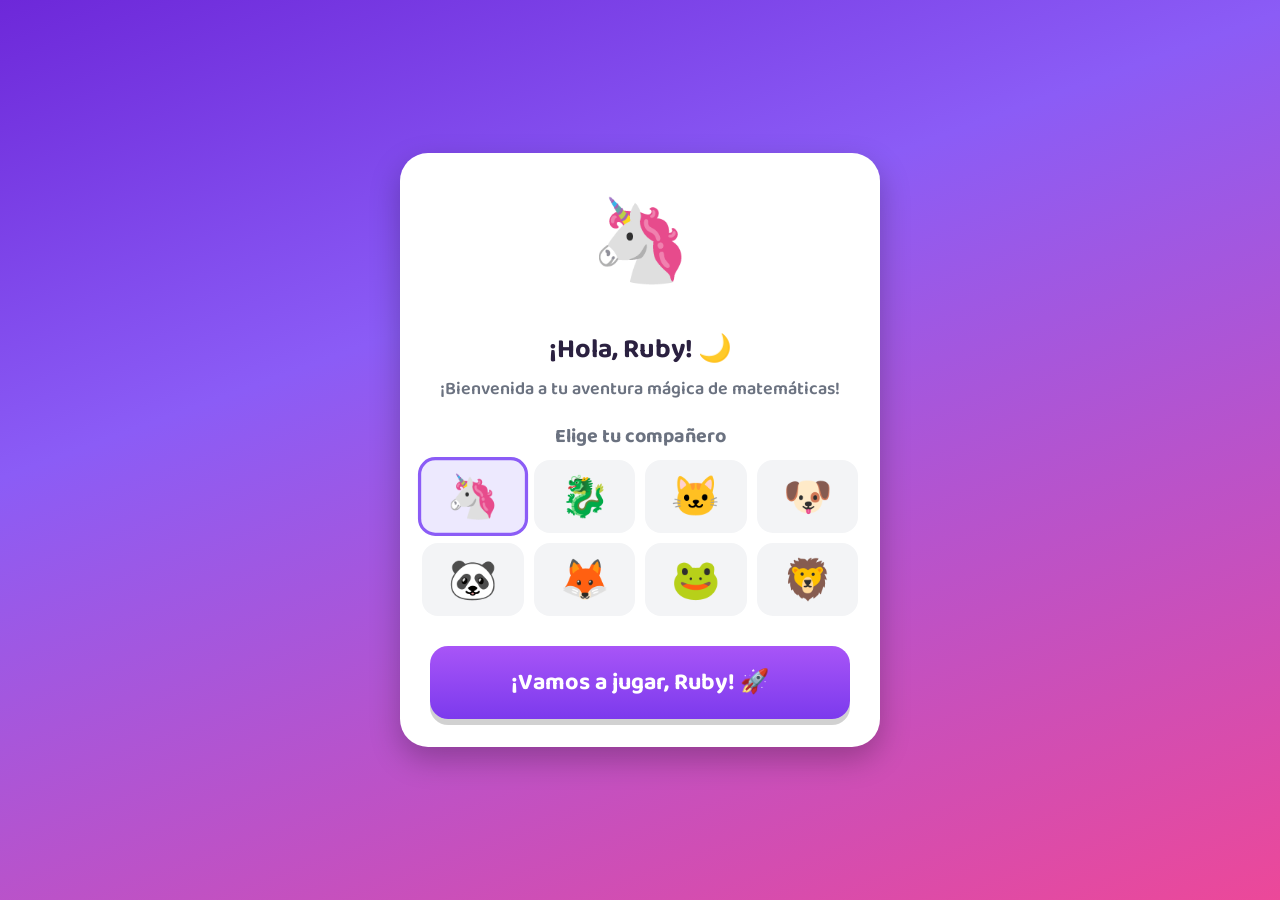
<file: math-app/index.html>
<!DOCTYPE html>
<html lang="es">
<head>
<meta charset="UTF-8">
<meta name="viewport" content="width=device-width, initial-scale=1.0, maximum-scale=1, user-scalable=no">
<title>Ruby Moon Maths 🌙 — Aprende jugando</title>
<link rel="icon" href="data:image/svg+xml,<svg xmlns=%22http://www.w3.org/2000/svg%22 viewBox=%220 0 100 100%22><text y=%22.9em%22 font-size=%2290%22>🌙</text></svg>">
<link rel="stylesheet" href="css/style.css">
</head>
<body>

<canvas id="confetti-canvas"></canvas>

<noscript>
  <div style="position:fixed;inset:0;z-index:9999;display:flex;align-items:center;justify-content:center;padding:32px;text-align:center;background:#2b2140;color:#fff;font-family:sans-serif;font-size:1.2rem;line-height:1.6;">
    🌙 Para jugar, esta página necesita JavaScript activado.<br><br>
    Descarga el archivo y ábrelo con "Abrir con..." en Chrome o Safari,<br>
    en vez de verlo dentro de una vista previa del chat.
  </div>
</noscript>

<!-- ONBOARDING -->
<div id="screen-onboarding" class="screen hidden">
  <div class="card onboarding-card">
    <div class="mascot-big" id="onb-mascot">🌙</div>
    <h1>¡Hola, Ruby! 🌙</h1>
    <p class="onb-sub">¡Bienvenida a tu aventura mágica de matemáticas!</p>
    <h2>Elige tu compañero</h2>
    <div class="avatar-grid" id="onb-avatars">
      <button class="avatar-choice" data-avatar="🦄">🦄</button>
      <button class="avatar-choice" data-avatar="🐉">🐉</button>
      <button class="avatar-choice" data-avatar="🐱">🐱</button>
      <button class="avatar-choice" data-avatar="🐶">🐶</button>
      <button class="avatar-choice" data-avatar="🐼">🐼</button>
      <button class="avatar-choice" data-avatar="🦊">🦊</button>
      <button class="avatar-choice" data-avatar="🐸">🐸</button>
      <button class="avatar-choice" data-avatar="🦁">🦁</button>
    </div>
    <button class="btn btn-primary btn-big" id="onb-start">¡Vamos a jugar, Ruby! 🚀</button>
  </div>
</div>

<!-- HOME -->
<div id="screen-home" class="screen hidden">
  <header class="topbar">
    <div class="player-badge">
      <span id="home-avatar" class="avatar-emoji">🌙</span>
      <span id="home-name" class="player-name">Ruby</span>
    </div>
    <div class="stars-badge">⭐ <span id="home-stars">0</span></div>
    <button class="icon-btn" id="btn-parent" title="Zona de familia">⚙️</button>
  </header>

  <main class="home-main">
    <h1 class="app-title">Ruby Moon Maths <span class="wiggle">🌙</span></h1>
    <p class="mascot-say" id="home-message">¡Elige un juego para empezar la aventura!</p>

    <div class="mode-grid">
      <button class="mode-tile mode-sumas" data-mode="sumas">
        <span class="mode-emoji">➕</span>
        <span class="mode-name">Sumas</span>
        <span class="mode-stars" id="stars-sumas"></span>
      </button>
      <button class="mode-tile mode-restas" data-mode="restas">
        <span class="mode-emoji">➖</span>
        <span class="mode-name">Restas</span>
        <span class="mode-stars" id="stars-restas"></span>
      </button>
      <button class="mode-tile mode-multiplicacion" data-mode="multiplicacion">
        <span class="mode-emoji">✖️</span>
        <span class="mode-name">Multiplicar</span>
        <span class="mode-stars" id="stars-multiplicacion"></span>
      </button>
      <button class="mode-tile mode-comparar" data-mode="comparar">
        <span class="mode-emoji">⚖️</span>
        <span class="mode-name">Comparar</span>
        <span class="mode-stars" id="stars-comparar"></span>
      </button>
      <button class="mode-tile mode-conteo" data-mode="conteo">
        <span class="mode-emoji">🔢</span>
        <span class="mode-name">Contar</span>
        <span class="mode-stars" id="stars-conteo"></span>
      </button>
      <button class="mode-tile mode-formas" data-mode="formas">
        <span class="mode-emoji">🔺</span>
        <span class="mode-name">Formas</span>
        <span class="mode-stars" id="stars-formas"></span>
      </button>
      <button class="mode-tile mode-tabla100" data-mode="tabla100">
        <span class="mode-emoji">💯</span>
        <span class="mode-name">Tabla del 100</span>
        <span class="mode-stars" id="stars-tabla100"></span>
      </button>
    </div>

    <div class="badges-row" id="badges-row"></div>
  </main>
</div>

<!-- DIFFICULTY SELECT -->
<div id="screen-difficulty" class="screen hidden">
  <div class="card difficulty-card">
    <button class="btn-back" id="diff-back">← Volver</button>
    <h1 id="diff-title">Elige tu nivel</h1>
    <div class="difficulty-list">
      <button class="btn btn-diff" data-diff="facil">
        <span class="diff-emoji">🌱</span> Fácil
      </button>
      <button class="btn btn-diff" data-diff="medio">
        <span class="diff-emoji">🌟</span> Medio
      </button>
      <button class="btn btn-diff" data-diff="dificil">
        <span class="diff-emoji">🔥</span> Difícil
      </button>
    </div>
  </div>
</div>

<!-- GAME -->
<div id="screen-game" class="screen hidden">
  <header class="game-topbar">
    <button class="icon-btn" id="btn-quit">✕</button>
    <div class="progress-bar-wrap">
      <div class="progress-bar" id="game-progress"></div>
    </div>
    <div class="streak-badge">🔥 <span id="game-streak">0</span></div>
  </header>

  <main class="game-main">
    <div class="visual-area" id="game-visual"></div>
    <h2 class="question-text" id="game-question"></h2>
    <div class="choices-grid" id="game-choices"></div>
    <div class="feedback-msg" id="game-feedback"></div>
  </main>
</div>

<!-- RESULTS -->
<div id="screen-results" class="screen hidden">
  <div class="card results-card">
    <div class="mascot-big" id="res-mascot">🦄</div>
    <h1 id="res-title">¡Muy bien!</h1>
    <p id="res-score" class="res-score">8 / 10</p>
    <div class="stars-earned" id="res-stars">⭐⭐⭐</div>
    <p class="res-message" id="res-message"></p>
    <div id="res-badge" class="badge-popup hidden"></div>
    <div class="results-actions">
      <button class="btn btn-primary btn-big" id="res-again">Jugar otra vez</button>
      <button class="btn btn-secondary btn-big" id="res-home">Volver al mapa</button>
    </div>
  </div>
</div>

<!-- PARENT ZONE -->
<div id="screen-parent-gate" class="screen hidden">
  <div class="card">
    <button class="btn-back" id="gate-back">← Volver</button>
    <h1>Zona de familia</h1>
    <p>Para continuar, resuelve esta operación:</p>
    <p class="gate-question" id="gate-question"></p>
    <input id="gate-input" class="text-input" type="tel" inputmode="numeric" placeholder="Respuesta">
    <button class="btn btn-primary btn-big" id="gate-submit">Entrar</button>
    <p class="gate-error hidden" id="gate-error">Respuesta incorrecta, inténtalo de nuevo.</p>
  </div>
</div>

<div id="screen-parent" class="screen hidden">
  <div class="card parent-card">
    <button class="btn-back" id="parent-back">← Volver</button>
    <h1>Progreso de <span id="parent-name">Ruby</span></h1>
    <div class="parent-stats" id="parent-stats"></div>
    <div class="parent-controls">
      <label class="switch-row">
        <span>🔊 Sonido</span>
        <input type="checkbox" id="parent-sound-toggle">
      </label>
      <button class="btn btn-danger" id="parent-reset">Borrar progreso</button>
    </div>
  </div>
</div>

<script src="js/sound.js"></script>
<script src="js/confetti.js"></script>
<script src="js/questions.js"></script>
<script src="js/app.js"></script>
</body>
</html>
</file>
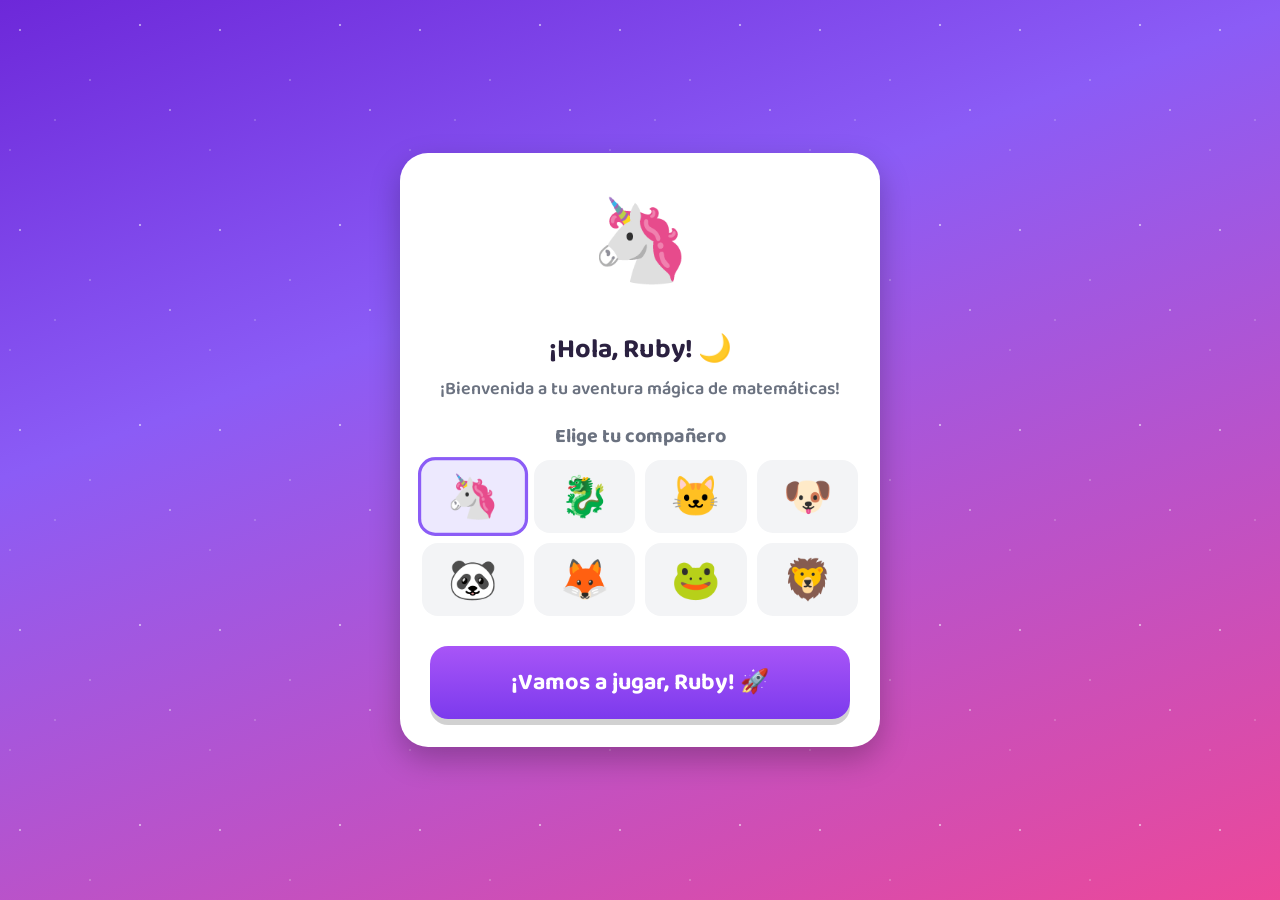
<file: math-app/ruby-moon-maths-standalone.html>
<!DOCTYPE html>
<html lang="es">
<head>
<meta charset="UTF-8">
<meta name="viewport" content="width=device-width, initial-scale=1.0, maximum-scale=1, user-scalable=no">
<title>Ruby Moon Maths 🌙 — Aprende jugando</title>
<link rel="icon" href="data:image/svg+xml,<svg xmlns=%22http://www.w3.org/2000/svg%22 viewBox=%220 0 100 100%22><text y=%22.9em%22 font-size=%2290%22>🌙</text></svg>">
<style>
@font-face {
  font-family: 'Baloo 2';
  font-style: normal;
  font-weight: 400 800;
  font-display: swap;
  src: url([data-uri]) format('woff2');
}

:root {
  --purple: #8b5cf6;
  --pink: #ec4899;
  --orange: #f97316;
  --blue: #3b82f6;
  --green: #22c55e;
  --yellow: #eab308;
  --red: #ef4444;
  --teal: #14b8a6;
  --bg-dark: #2b2140;
  --card-bg: #ffffff;
  --text-dark: #2b2140;
  font-size: 18px;
}

* { box-sizing: border-box; }

html, body {
  margin: 0;
  padding: 0;
  height: 100%;
  overflow-x: hidden;
}

body {
  font-family: 'Baloo 2', 'Comic Sans MS', 'Trebuchet MS', sans-serif;
  background: linear-gradient(160deg, #6d28d9 0%, #8b5cf6 35%, #ec4899 100%);
  min-height: 100vh;
  color: var(--text-dark);
  -webkit-tap-highlight-color: transparent;
  user-select: none;
}

#confetti-canvas {
  position: fixed;
  inset: 0;
  pointer-events: none;
  z-index: 999;
}

.screen {
  min-height: 100vh;
  display: flex;
  flex-direction: column;
  align-items: center;
  padding: 16px;
  animation: fadeIn .35s ease;
}

.hidden { display: none !important; }

.stars-layer {
  position: fixed;
  inset: 0;
  z-index: -1;
  pointer-events: none;
  background-image:
    radial-gradient(1.3px 1.3px at 20px 30px, rgba(255,255,255,.95), transparent),
    radial-gradient(1px 1px at 90px 80px, rgba(255,255,255,.75), transparent),
    radial-gradient(1.6px 1.6px at 140px 25px, rgba(255,255,255,.9), transparent),
    radial-gradient(1px 1px at 55px 120px, rgba(255,255,255,.6), transparent),
    radial-gradient(1.2px 1.2px at 170px 110px, rgba(255,255,255,.85), transparent),
    radial-gradient(1px 1px at 10px 150px, rgba(255,255,255,.6), transparent);
  background-repeat: repeat;
  background-size: 200px 200px;
  animation: twinkle 5s ease-in-out infinite alternate;
}
@keyframes twinkle {
  from { opacity: .35; }
  to { opacity: .85; }
}

@media (prefers-reduced-motion: reduce) {
  *, *::before, *::after { animation-duration: .001ms !important; animation-iteration-count: 1 !important; transition-duration: .001ms !important; }
}

@keyframes fadeIn {
  from { opacity: 0; transform: translateY(8px); }
  to { opacity: 1; transform: translateY(0); }
}

/* ---------- Buttons ---------- */
.btn {
  font-family: inherit;
  font-weight: 700;
  font-size: 1.1rem;
  border: none;
  border-radius: 18px;
  padding: 16px 24px;
  cursor: pointer;
  box-shadow: 0 6px 0 rgba(0,0,0,.18);
  transition: transform .08s ease, box-shadow .08s ease;
  color: white;
}
.btn:active {
  transform: translateY(4px);
  box-shadow: 0 2px 0 rgba(0,0,0,.18);
}
.btn-primary { background: linear-gradient(180deg, #a855f7, #7c3aed); }
.btn-secondary { background: linear-gradient(180deg, #64748b, #475569); }
.btn-danger { background: linear-gradient(180deg, #f87171, #dc2626); }
.btn-big { width: 100%; max-width: 420px; font-size: 1.3rem; padding: 18px; margin-top: 10px; }

.btn-back {
  align-self: flex-start;
  background: none;
  border: none;
  color: var(--purple);
  font-weight: 700;
  font-size: 1.05rem;
  cursor: pointer;
  margin-bottom: 8px;
}

.icon-btn {
  background: rgba(255,255,255,.25);
  border: none;
  border-radius: 50%;
  width: 46px;
  height: 46px;
  font-size: 1.4rem;
  cursor: pointer;
  color: white;
  display: flex;
  align-items: center;
  justify-content: center;
}

/* ---------- Card ---------- */
.card {
  background: var(--card-bg);
  border-radius: 28px;
  padding: 28px 22px;
  max-width: 480px;
  width: 100%;
  margin: auto;
  text-align: center;
  box-shadow: 0 12px 30px rgba(0,0,0,.25);
}

.text-input {
  font-family: inherit;
  font-size: 1.2rem;
  padding: 14px 16px;
  border-radius: 14px;
  border: 3px solid #e5e7eb;
  width: 100%;
  max-width: 420px;
  margin: 10px 0 18px;
  text-align: center;
}
.text-input:focus { outline: none; border-color: var(--purple); }

/* ---------- Onboarding ---------- */
.onboarding-card h1 { margin-bottom: 4px; font-size: 1.5rem; }
.onb-sub { color: #6b7280; margin: 0 0 4px; font-weight: 600; }
.onboarding-card h2 { font-size: 1.1rem; margin: 18px 0 8px; color: #6b7280; }
.mascot-big { font-size: 4.5rem; margin-bottom: 6px; animation: bounce 1.6s infinite ease-in-out; }

@keyframes bounce {
  0%, 100% { transform: translateY(0); }
  50% { transform: translateY(-10px); }
}

.avatar-grid {
  display: grid;
  grid-template-columns: repeat(4, 1fr);
  gap: 10px;
  margin-bottom: 20px;
}
.avatar-choice {
  font-size: 2.2rem;
  background: #f3f4f6;
  border: 3px solid transparent;
  border-radius: 16px;
  padding: 10px 0;
  cursor: pointer;
}
.avatar-choice.selected {
  border-color: var(--purple);
  background: #ede9fe;
  transform: scale(1.08);
}

/* ---------- Topbar / Home ---------- */
.topbar {
  width: 100%;
  max-width: 560px;
  display: flex;
  align-items: center;
  justify-content: space-between;
  gap: 8px;
  padding: 6px 4px;
}
.player-badge, .stars-badge {
  background: rgba(255,255,255,.25);
  border-radius: 20px;
  padding: 8px 14px;
  color: white;
  font-weight: 700;
  display: flex;
  align-items: center;
  gap: 6px;
}
.avatar-emoji { font-size: 1.4rem; }

.home-main {
  width: 100%;
  max-width: 560px;
  text-align: center;
  margin-top: 10px;
}
.app-title {
  color: white;
  font-size: 2.3rem;
  text-shadow: 0 3px 0 rgba(0,0,0,.2);
  margin-bottom: 4px;
}
.wiggle { display: inline-block; animation: wiggle 2s infinite; }
@keyframes wiggle {
  0%, 100% { transform: rotate(0deg); }
  25% { transform: rotate(-12deg); }
  75% { transform: rotate(12deg); }
}
.mascot-say {
  color: white;
  font-size: 1.15rem;
  font-weight: 700;
  margin-bottom: 20px;
  opacity: .95;
}

.mode-grid {
  display: grid;
  grid-template-columns: repeat(2, 1fr);
  gap: 14px;
  margin-bottom: 20px;
}
.mode-tile {
  border: none;
  border-radius: 22px;
  padding: 22px 8px 14px;
  cursor: pointer;
  display: flex;
  flex-direction: column;
  align-items: center;
  gap: 6px;
  color: white;
  font-weight: 700;
  font-size: 1.1rem;
  box-shadow: 0 8px 0 rgba(0,0,0,.15);
  transition: transform .08s;
}
.mode-tile:active { transform: translateY(4px); box-shadow: 0 4px 0 rgba(0,0,0,.15); }
.mode-emoji { font-size: 2.6rem; }
.mode-stars { font-size: .95rem; min-height: 1.1em; letter-spacing: 1px; }

.mode-sumas { background: linear-gradient(160deg, #fb923c, #f97316); }
.mode-restas { background: linear-gradient(160deg, #60a5fa, #2563eb); }
.mode-multiplicacion { background: linear-gradient(160deg, #c084fc, #9333ea); }
.mode-comparar { background: linear-gradient(160deg, #4ade80, #16a34a); }
.mode-conteo { background: linear-gradient(160deg, #f472b6, #db2777); }
.mode-formas { background: linear-gradient(160deg, #2dd4bf, #0d9488); }
.mode-tabla100 { background: linear-gradient(160deg, #fbbf24, #d97706); }

.mode-grid > .mode-tile:last-child:nth-child(odd) { grid-column: 1 / -1; }

.badges-row {
  display: flex;
  gap: 10px;
  justify-content: center;
  flex-wrap: wrap;
  min-height: 40px;
}
.badge-chip {
  background: rgba(255,255,255,.9);
  border-radius: 14px;
  padding: 6px 10px;
  font-size: 1.4rem;
}

/* ---------- Difficulty ---------- */
.difficulty-card h1 { margin: 6px 0 20px; font-size: 1.4rem; }
.difficulty-list { display: flex; flex-direction: column; gap: 14px; }
.btn-diff {
  background: linear-gradient(180deg, #a78bfa, #7c3aed);
  font-size: 1.3rem;
  display: flex;
  align-items: center;
  justify-content: center;
  gap: 10px;
}
.diff-emoji { font-size: 1.5rem; }
.btn-diff.locked { opacity: .5; cursor: not-allowed; }
.btn-diff:disabled { opacity: .5; cursor: not-allowed; }

/* ---------- Game ---------- */
.game-topbar {
  width: 100%;
  max-width: 560px;
  display: flex;
  align-items: center;
  gap: 12px;
}
.progress-bar-wrap {
  flex: 1;
  background: rgba(255,255,255,.3);
  border-radius: 20px;
  height: 18px;
  overflow: hidden;
}
.progress-bar {
  height: 100%;
  width: 0%;
  background: linear-gradient(90deg, #fde047, #facc15);
  border-radius: 20px;
  transition: width .3s ease;
}
.streak-badge {
  background: rgba(255,255,255,.25);
  border-radius: 20px;
  padding: 8px 12px;
  color: white;
  font-weight: 700;
}

.game-main {
  width: 100%;
  max-width: 560px;
  background: var(--card-bg);
  border-radius: 28px;
  margin-top: 16px;
  padding: 26px 20px;
  text-align: center;
  box-shadow: 0 12px 30px rgba(0,0,0,.25);
  min-height: 60vh;
  display: flex;
  flex-direction: column;
  align-items: center;
  justify-content: center;
}

.visual-area {
  font-size: 1.8rem;
  line-height: 1.5;
  margin-bottom: 6px;
  min-height: 2.4em;
  max-width: 420px;
}
.visual-groups { letter-spacing: 2px; }
.op-sep { font-size: 1rem; color: #9ca3af; margin: 0 4px; vertical-align: middle; }
.count-grid { font-size: 1.6rem; line-height: 1.7; }

/* Suma en columna con llevada */
.column-sum {
  display: flex;
  flex-direction: column;
  align-items: flex-end;
  margin: 4px auto 10px;
  width: max-content;
  font-variant-numeric: tabular-nums;
}
.col-row { display: grid; grid-template-columns: 26px 40px 40px; }
.col-op { font-size: 1.4rem; font-weight: 800; color: var(--purple); }
.col-cell { font-size: 1.8rem; font-weight: 800; text-align: center; color: var(--text-dark); }
.carry-row .col-cell { min-height: 1.1em; }
.carry-mark { font-size: 1.05rem; color: #dc2626; align-self: flex-start; }
.col-line { width: 106px; border-top: 4px solid var(--text-dark); margin-top: 2px; }

/* Tabla del 100 */
.hundred-grid {
  display: grid;
  grid-template-columns: repeat(3, 44px);
  gap: 5px;
  margin: 0 auto 4px;
  width: max-content;
}
.hundred-cell {
  background: #f3f4f6;
  border-radius: 10px;
  padding: 9px 0;
  font-size: 1.15rem;
  font-weight: 800;
  color: var(--text-dark);
}
.hundred-cell.empty { visibility: hidden; }
.hundred-cell.center { background: var(--purple); color: #fff; box-shadow: 0 4px 0 #6d28d9; }

.question-text {
  font-size: 2.2rem;
  margin: 10px 0 22px;
  color: var(--text-dark);
  font-weight: 800;
}

.choices-grid {
  display: grid;
  grid-template-columns: repeat(2, 1fr);
  gap: 14px;
  width: 100%;
}
.choice-btn {
  font-family: inherit;
  font-size: 1.6rem;
  font-weight: 800;
  padding: 20px 10px;
  border: none;
  border-radius: 18px;
  background: #f3f4f6;
  color: var(--text-dark);
  cursor: pointer;
  box-shadow: 0 6px 0 #d1d5db;
  transition: transform .08s, box-shadow .08s;
}
.choice-btn:active { transform: translateY(3px); box-shadow: 0 3px 0 #d1d5db; }
.choice-btn.correct {
  background: #bbf7d0;
  box-shadow: 0 6px 0 #22c55e;
  animation: pop .3s ease;
}
.choice-btn.wrong {
  background: #fecaca;
  box-shadow: 0 6px 0 #ef4444;
  animation: shake .35s ease;
}
.choice-btn.disabled { pointer-events: none; opacity: .6; }

@keyframes pop {
  0% { transform: scale(1); }
  50% { transform: scale(1.12); }
  100% { transform: scale(1); }
}
@keyframes shake {
  0%, 100% { transform: translateX(0); }
  25% { transform: translateX(-8px); }
  75% { transform: translateX(8px); }
}

.feedback-msg {
  margin-top: 16px;
  font-size: 1.2rem;
  font-weight: 700;
  min-height: 1.6em;
}

/* ---------- Results ---------- */
.results-card h1 { font-size: 1.8rem; margin: 4px 0; }
.res-score { font-size: 1.6rem; font-weight: 800; color: var(--purple); margin: 4px 0; }
.stars-earned { font-size: 2.4rem; margin: 8px 0; letter-spacing: 6px; }
.res-message { font-size: 1.1rem; color: #4b5563; margin-bottom: 6px; }
.badge-popup {
  background: #fef9c3;
  border-radius: 16px;
  padding: 12px;
  margin: 10px 0;
  font-weight: 700;
}
.results-actions { display: flex; flex-direction: column; align-items: center; margin-top: 10px; }

/* ---------- Parent ---------- */
.gate-question { font-size: 2rem; font-weight: 800; color: var(--purple); margin: 10px 0; }
.gate-error { color: var(--red); font-weight: 700; }
.parent-card { max-width: 560px; text-align: left; }
.parent-card h1 { text-align: center; font-size: 1.4rem; }
.parent-stats { display: flex; flex-direction: column; gap: 10px; margin: 16px 0; }
.stat-row {
  display: flex;
  justify-content: space-between;
  align-items: center;
  background: #f9fafb;
  border-radius: 14px;
  padding: 10px 14px;
}
.stat-row strong { color: var(--purple); }
.parent-controls { display: flex; flex-direction: column; gap: 14px; align-items: center; margin-top: 10px; }
.switch-row {
  display: flex;
  align-items: center;
  justify-content: space-between;
  width: 100%;
  font-weight: 700;
}
.switch-row input { width: 22px; height: 22px; }

@media (min-width: 640px) {
  .mode-grid { grid-template-columns: repeat(3, 1fr); }
}

</style>
</head>
<body>

<div class="stars-layer" aria-hidden="true"></div>
<canvas id="confetti-canvas"></canvas>

<noscript>
  <div style="position:fixed;inset:0;z-index:9999;display:flex;align-items:center;justify-content:center;padding:32px;text-align:center;background:#2b2140;color:#fff;font-family:sans-serif;font-size:1.2rem;line-height:1.6;">
    🌙 Para jugar, esta página necesita JavaScript activado.<br><br>
    Descarga el archivo y ábrelo con "Abrir con..." en Chrome o Safari,<br>
    en vez de verlo dentro de una vista previa del chat.
  </div>
</noscript>

<!-- ONBOARDING -->
<div id="screen-onboarding" class="screen hidden">
  <div class="card onboarding-card">
    <div class="mascot-big" id="onb-mascot">🌙</div>
    <h1>¡Hola, Ruby! 🌙</h1>
    <p class="onb-sub">¡Bienvenida a tu aventura mágica de matemáticas!</p>
    <h2>Elige tu compañero</h2>
    <div class="avatar-grid" id="onb-avatars">
      <button class="avatar-choice" data-avatar="🦄">🦄</button>
      <button class="avatar-choice" data-avatar="🐉">🐉</button>
      <button class="avatar-choice" data-avatar="🐱">🐱</button>
      <button class="avatar-choice" data-avatar="🐶">🐶</button>
      <button class="avatar-choice" data-avatar="🐼">🐼</button>
      <button class="avatar-choice" data-avatar="🦊">🦊</button>
      <button class="avatar-choice" data-avatar="🐸">🐸</button>
      <button class="avatar-choice" data-avatar="🦁">🦁</button>
    </div>
    <button class="btn btn-primary btn-big" id="onb-start">¡Vamos a jugar, Ruby! 🚀</button>
  </div>
</div>

<!-- HOME -->
<div id="screen-home" class="screen hidden">
  <header class="topbar">
    <div class="player-badge">
      <span id="home-avatar" class="avatar-emoji">🌙</span>
      <span id="home-name" class="player-name">Ruby</span>
    </div>
    <div class="stars-badge">⭐ <span id="home-stars">0</span></div>
    <button class="icon-btn" id="btn-parent" title="Zona de familia">⚙️</button>
  </header>

  <main class="home-main">
    <h1 class="app-title">Ruby Moon Maths <span class="wiggle">🌙</span></h1>
    <p class="mascot-say" id="home-message">¡Elige un juego para empezar la aventura!</p>

    <div class="mode-grid">
      <button class="mode-tile mode-sumas" data-mode="sumas">
        <span class="mode-emoji">➕</span>
        <span class="mode-name">Sumas</span>
        <span class="mode-stars" id="stars-sumas"></span>
      </button>
      <button class="mode-tile mode-restas" data-mode="restas">
        <span class="mode-emoji">➖</span>
        <span class="mode-name">Restas</span>
        <span class="mode-stars" id="stars-restas"></span>
      </button>
      <button class="mode-tile mode-multiplicacion" data-mode="multiplicacion">
        <span class="mode-emoji">✖️</span>
        <span class="mode-name">Multiplicar</span>
        <span class="mode-stars" id="stars-multiplicacion"></span>
      </button>
      <button class="mode-tile mode-comparar" data-mode="comparar">
        <span class="mode-emoji">⚖️</span>
        <span class="mode-name">Comparar</span>
        <span class="mode-stars" id="stars-comparar"></span>
      </button>
      <button class="mode-tile mode-conteo" data-mode="conteo">
        <span class="mode-emoji">🔢</span>
        <span class="mode-name">Contar</span>
        <span class="mode-stars" id="stars-conteo"></span>
      </button>
      <button class="mode-tile mode-formas" data-mode="formas">
        <span class="mode-emoji">🔺</span>
        <span class="mode-name">Formas</span>
        <span class="mode-stars" id="stars-formas"></span>
      </button>
      <button class="mode-tile mode-tabla100" data-mode="tabla100">
        <span class="mode-emoji">💯</span>
        <span class="mode-name">Tabla del 100</span>
        <span class="mode-stars" id="stars-tabla100"></span>
      </button>
    </div>

    <div class="badges-row" id="badges-row"></div>
  </main>
</div>

<!-- DIFFICULTY SELECT -->
<div id="screen-difficulty" class="screen hidden">
  <div class="card difficulty-card">
    <button class="btn-back" id="diff-back">← Volver</button>
    <h1 id="diff-title">Elige tu nivel</h1>
    <div class="difficulty-list">
      <button class="btn btn-diff" data-diff="facil">
        <span class="diff-emoji">🌱</span> Fácil
      </button>
      <button class="btn btn-diff" data-diff="medio">
        <span class="diff-emoji">🌟</span> Medio
      </button>
      <button class="btn btn-diff" data-diff="dificil">
        <span class="diff-emoji">🔥</span> Difícil
      </button>
    </div>
  </div>
</div>

<!-- GAME -->
<div id="screen-game" class="screen hidden">
  <header class="game-topbar">
    <button class="icon-btn" id="btn-quit">✕</button>
    <div class="progress-bar-wrap">
      <div class="progress-bar" id="game-progress"></div>
    </div>
    <div class="streak-badge">🔥 <span id="game-streak">0</span></div>
  </header>

  <main class="game-main">
    <div class="visual-area" id="game-visual"></div>
    <h2 class="question-text" id="game-question"></h2>
    <div class="choices-grid" id="game-choices"></div>
    <div class="feedback-msg" id="game-feedback"></div>
  </main>
</div>

<!-- RESULTS -->
<div id="screen-results" class="screen hidden">
  <div class="card results-card">
    <div class="mascot-big" id="res-mascot">🦄</div>
    <h1 id="res-title">¡Muy bien!</h1>
    <p id="res-score" class="res-score">8 / 10</p>
    <div class="stars-earned" id="res-stars">⭐⭐⭐</div>
    <p class="res-message" id="res-message"></p>
    <div id="res-badge" class="badge-popup hidden"></div>
    <div class="results-actions">
      <button class="btn btn-primary btn-big" id="res-again">Jugar otra vez</button>
      <button class="btn btn-secondary btn-big" id="res-home">Volver al mapa</button>
    </div>
  </div>
</div>

<!-- PARENT ZONE -->
<div id="screen-parent-gate" class="screen hidden">
  <div class="card">
    <button class="btn-back" id="gate-back">← Volver</button>
    <h1>Zona de familia</h1>
    <p>Para continuar, resuelve esta operación:</p>
    <p class="gate-question" id="gate-question"></p>
    <input id="gate-input" class="text-input" type="tel" inputmode="numeric" placeholder="Respuesta">
    <button class="btn btn-primary btn-big" id="gate-submit">Entrar</button>
    <p class="gate-error hidden" id="gate-error">Respuesta incorrecta, inténtalo de nuevo.</p>
  </div>
</div>

<div id="screen-parent" class="screen hidden">
  <div class="card parent-card">
    <button class="btn-back" id="parent-back">← Volver</button>
    <h1>Progreso de <span id="parent-name">Ruby</span></h1>
    <div class="parent-stats" id="parent-stats"></div>
    <div class="parent-controls">
      <label class="switch-row">
        <span>🔊 Sonido</span>
        <input type="checkbox" id="parent-sound-toggle">
      </label>
      <button class="btn btn-danger" id="parent-reset">Borrar progreso</button>
    </div>
  </div>
</div>

<script>
// Sonidos generados con Web Audio API — sin archivos externos.
const SoundFX = (() => {
  let ctx = null;
  let muted = false;

  function getCtx() {
    if (!ctx) {
      const AC = window.AudioContext || window.webkitAudioContext;
      ctx = new AC();
    }
    if (ctx.state === 'suspended') ctx.resume();
    return ctx;
  }

  function tone(freq, start, duration, type = 'sine', gain = 0.18) {
    if (muted) return;
    try {
      const c = getCtx();
      const osc = c.createOscillator();
      const g = c.createGain();
      osc.type = type;
      osc.frequency.value = freq;
      g.gain.value = gain;
      osc.connect(g);
      g.connect(c.destination);
      const t0 = c.currentTime + start;
      g.gain.setValueAtTime(gain, t0);
      g.gain.exponentialRampToValueAtTime(0.001, t0 + duration);
      osc.start(t0);
      osc.stop(t0 + duration + 0.02);
    } catch (e) { /* audio not available, ignore */ }
  }

  return {
    setMuted(v) { muted = v; },
    isMuted() { return muted; },
    playCorrect() {
      tone(523.25, 0, 0.12, 'triangle');
      tone(659.25, 0.1, 0.12, 'triangle');
      tone(783.99, 0.2, 0.18, 'triangle');
    },
    playWrong() {
      tone(220, 0, 0.18, 'sawtooth', 0.12);
      tone(180, 0.12, 0.22, 'sawtooth', 0.12);
    },
    playFanfare() {
      const notes = [523.25, 587.33, 659.25, 783.99, 987.77];
      notes.forEach((f, i) => tone(f, i * 0.11, 0.22, 'triangle'));
    },
    playClick() {
      tone(400, 0, 0.06, 'square', 0.08);
    },
    playTap() {
      tone(300, 0, 0.05, 'sine', 0.1);
    }
  };
})();

</script>
<script>
// Efecto de confeti con canvas — sin librerías externas.
const Confetti = (() => {
  const canvas = document.getElementById('confetti-canvas');
  const ctx = canvas.getContext('2d');
  let particles = [];
  let animating = false;
  const colors = ['#f97316', '#ec4899', '#8b5cf6', '#22c55e', '#eab308', '#3b82f6'];

  function resize() {
    canvas.width = window.innerWidth;
    canvas.height = window.innerHeight;
  }
  window.addEventListener('resize', resize);
  resize();

  function makeParticle() {
    return {
      x: Math.random() * canvas.width,
      y: -20 - Math.random() * canvas.height * 0.3,
      w: 6 + Math.random() * 6,
      h: 8 + Math.random() * 8,
      color: colors[Math.floor(Math.random() * colors.length)],
      speedY: 2 + Math.random() * 3,
      speedX: -2 + Math.random() * 4,
      rotation: Math.random() * 360,
      rotSpeed: -8 + Math.random() * 16,
      life: 0,
      maxLife: 140 + Math.random() * 60
    };
  }

  function step() {
    ctx.clearRect(0, 0, canvas.width, canvas.height);
    particles.forEach(p => {
      p.x += p.speedX;
      p.y += p.speedY;
      p.rotation += p.rotSpeed;
      p.life++;
      ctx.save();
      ctx.translate(p.x, p.y);
      ctx.rotate((p.rotation * Math.PI) / 180);
      ctx.fillStyle = p.color;
      ctx.globalAlpha = Math.max(0, 1 - p.life / p.maxLife);
      ctx.fillRect(-p.w / 2, -p.h / 2, p.w, p.h);
      ctx.restore();
    });
    particles = particles.filter(p => p.life < p.maxLife && p.y < canvas.height + 40);
    if (particles.length > 0) {
      requestAnimationFrame(step);
    } else {
      animating = false;
      ctx.clearRect(0, 0, canvas.width, canvas.height);
    }
  }

  return {
    burst(count = 90) {
      for (let i = 0; i < count; i++) particles.push(makeParticle());
      if (!animating) {
        animating = true;
        requestAnimationFrame(step);
      }
    }
  };
})();

</script>
<script>
// Generador de preguntas para cada modo y dificultad.
const Questions = (() => {

  const COUNT_EMOJIS = ['🍎', '🍓', '⭐', '🎈', '🍩', '🐝', '🦋', '🍪', '🐠', '🌸'];
  const SHAPES = [
    { name: 'círculo', emoji: '⚪' },
    { name: 'cuadrado', emoji: '🟪' },
    { name: 'triángulo', emoji: '🔺' },
    { name: 'estrella', emoji: '⭐' },
    { name: 'corazón', emoji: '❤️' },
    { name: 'rectángulo', emoji: '🟦' },
  ];

  function randInt(min, max) {
    return Math.floor(Math.random() * (max - min + 1)) + min;
  }

  function shuffle(arr) {
    const a = arr.slice();
    for (let i = a.length - 1; i > 0; i--) {
      const j = Math.floor(Math.random() * (i + 1));
      [a[i], a[j]] = [a[j], a[i]];
    }
    return a;
  }

  function numericChoices(correct, spread) {
    const set = new Set([correct]);
    let guard = 0;
    while (set.size < 4 && guard < 50) {
      guard++;
      let delta = randInt(-spread, spread);
      if (delta === 0) continue;
      let val = correct + delta;
      if (val < 0) val = correct + Math.abs(delta);
      set.add(val);
    }
    // fallback si aún faltan
    let filler = correct + spread + 1;
    while (set.size < 4) {
      if (!set.has(filler) && filler >= 0) set.add(filler);
      filler++;
    }
    return shuffle(Array.from(set)).map(String);
  }

  function visualDots(a, b, emoji) {
    const e = emoji || COUNT_EMOJIS[randInt(0, COUNT_EMOJIS.length - 1)];
    const groupA = e.repeat(a);
    const groupB = e.repeat(b);
    return `<div class="visual-groups">${groupA} <span class="op-sep">y</span> ${groupB}</div>`;
  }

  // Suma en columna con la llevada visualizada (unidades bajo unidades,
  // decenas bajo decenas, y el "1" de la llevada marcado en rojo).
  function renderColumnSum(a, b) {
    const ta = Math.floor(a / 10), ua = a % 10;
    const tb = Math.floor(b / 10), ub = b % 10;
    const carry = (ua + ub) >= 10;
    return `
      <div class="column-sum">
        <div class="col-row carry-row">
          <span class="col-op"></span>
          <span class="col-cell carry-mark">${carry ? '¹' : ''}</span>
          <span class="col-cell"></span>
        </div>
        <div class="col-row">
          <span class="col-op"></span>
          <span class="col-cell">${ta || ''}</span>
          <span class="col-cell">${ua}</span>
        </div>
        <div class="col-row">
          <span class="col-op">+</span>
          <span class="col-cell">${tb || ''}</span>
          <span class="col-cell">${ub}</span>
        </div>
        <div class="col-line"></div>
      </div>`;
  }

  // Excerpt del cuadro numérico del 100 centrado en n, para practicar
  // "justo antes/después" (vecinos horizontales) y "10 más/10 menos"
  // (vecinos verticales), tal como en la tabla del 100 real.
  function renderHundredGrid(n) {
    const offsets = [-11, -10, -9, -1, 0, 1, 9, 10, 11];
    let html = '<div class="hundred-grid">';
    offsets.forEach(off => {
      const val = n + off;
      if (val < 1 || val > 100) {
        html += '<span class="hundred-cell empty"></span>';
      } else if (off === 0) {
        html += `<span class="hundred-cell center">${val}</span>`;
      } else {
        html += `<span class="hundred-cell">${val}</span>`;
      }
    });
    html += '</div>';
    return html;
  }

  const RANGES = {
    sumas: {
      facil: { mode: 'single', min: 1, max: 5, visual: true },
      medio: { mode: 'twoDigit', minA: 10, maxA: 59, minB: 1, maxB: 9, carryProb: 0.6 },
      dificil: { mode: 'twoDigit', minA: 10, maxA: 89, minB: 10, maxB: 89, carryProb: 0.85 },
    },
    restas: {
      facil: { min: 2, max: 10, visual: true },
      medio: { min: 10, max: 20, visual: false },
      dificil: { min: 20, max: 100, visual: false },
    },
    multiplicacion: {
      facil: { tables: [1, 2, 5, 10] },
      medio: { tables: [1, 2, 3, 4, 5, 6] },
      dificil: { tables: [1, 2, 3, 4, 5, 6, 7, 8, 9, 10] },
    },
    comparar: {
      facil: { min: 1, max: 20 },
      medio: { min: 1, max: 100 },
      dificil: { min: 1, max: 1000 },
    },
    conteo: {
      facil: { min: 3, max: 10 },
      medio: { min: 8, max: 20 },
      dificil: { min: 15, max: 30 },
    },
    formas: {
      facil: {}, medio: {}, dificil: {},
    },
    tabla100: {
      facil: { min: 2, max: 89, types: ['despues', 'antes'] },
      medio: { min: 2, max: 89, types: ['despues', 'antes', 'mas10', 'menos10'] },
      dificil: { min: 1, max: 100, types: ['despues', 'antes', 'mas10', 'menos10'] },
    },
  };

  function genSumas(diff) {
    const r = RANGES.sumas[diff];

    if (r.mode === 'single') {
      const a = randInt(r.min, r.max);
      const b = randInt(r.min, r.max);
      const correct = a + b;
      return {
        prompt: `${a} + ${b} = ?`,
        visualHTML: r.visual ? visualDots(a, b) : '',
        choices: numericChoices(correct, Math.max(3, Math.round(correct * 0.3))),
        correctAnswer: String(correct),
      };
    }

    // dos números (de una o dos cifras) sumados en columna, forzando la
    // llevada la mayoría de las veces según carryProb
    const wantCarry = Math.random() < r.carryProb;
    let a, b, guard = 0;
    do {
      a = randInt(r.minA, r.maxA);
      b = randInt(r.minB, r.maxB);
      guard++;
    } while (guard < 30 && (((a % 10) + (b % 10)) >= 10) !== wantCarry);

    const correct = a + b;
    return {
      prompt: '¿Cuánto suman?',
      visualHTML: renderColumnSum(a, b),
      choices: numericChoices(correct, Math.max(6, Math.round(correct * 0.15))),
      correctAnswer: String(correct),
    };
  }

  function genTabla100(diff) {
    const r = RANGES.tabla100[diff];
    const type = r.types[randInt(0, r.types.length - 1)];
    let n, correct, prompt;

    if (type === 'despues') {
      n = randInt(r.min, Math.min(r.max, 99));
      correct = n + 1;
      prompt = `¿Qué número va justo después del ${n}?`;
    } else if (type === 'antes') {
      n = randInt(Math.max(r.min, 2), Math.min(r.max + 1, 100));
      correct = n - 1;
      prompt = `¿Qué número va justo antes del ${n}?`;
    } else if (type === 'mas10') {
      n = randInt(r.min, Math.min(r.max, 90));
      correct = n + 10;
      prompt = `¿Qué número es 10 más que ${n}?`;
    } else {
      n = randInt(Math.max(r.min, 11), r.max);
      correct = n - 10;
      prompt = `¿Qué número es 10 menos que ${n}?`;
    }

    return {
      prompt,
      visualHTML: renderHundredGrid(n),
      choices: numericChoices(correct, type === 'mas10' || type === 'menos10' ? 8 : 3),
      correctAnswer: String(correct),
    };
  }

  function genRestas(diff) {
    const r = RANGES.restas[diff];
    const a = randInt(r.min, r.max);
    const b = randInt(1, a);
    const correct = a - b;
    return {
      prompt: `${a} - ${b} = ?`,
      visualHTML: r.visual ? `<div class="visual-groups">${'⭐'.repeat(a)}</div>` : '',
      choices: numericChoices(correct, Math.max(3, Math.round(a * 0.3))),
      correctAnswer: String(correct),
    };
  }

  function genMultiplicacion(diff) {
    const r = RANGES.multiplicacion[diff];
    const table = r.tables[randInt(0, r.tables.length - 1)];
    const factor = randInt(1, 10);
    const correct = table * factor;
    return {
      prompt: `${table} × ${factor} = ?`,
      visualHTML: '',
      choices: numericChoices(correct, Math.max(4, table)),
      correctAnswer: String(correct),
    };
  }

  function genComparar(diff) {
    const r = RANGES.comparar[diff];
    let a = randInt(r.min, r.max);
    let b = randInt(r.min, r.max);
    // evitar demasiados empates
    if (a === b && Math.random() < 0.7) b = Math.min(r.max, b + randInt(1, 5));
    let correct;
    if (a > b) correct = '>';
    else if (a < b) correct = '<';
    else correct = '=';
    return {
      prompt: `${a}   ?   ${b}`,
      visualHTML: '',
      choices: ['<', '>', '='],
      correctAnswer: correct,
      isSymbol: true,
    };
  }

  function genConteo(diff) {
    const r = RANGES.conteo[diff];
    const n = randInt(r.min, r.max);
    const emoji = COUNT_EMOJIS[randInt(0, COUNT_EMOJIS.length - 1)];
    // grid con saltos de línea cada 5 para facilitar el conteo visual
    let html = '<div class="visual-groups count-grid">';
    for (let i = 1; i <= n; i++) {
      html += emoji;
      if (i % 5 === 0) html += '<br>';
    }
    html += '</div>';
    return {
      prompt: '¿Cuántos hay?',
      visualHTML: html,
      choices: numericChoices(n, 4),
      correctAnswer: String(n),
    };
  }

  function genFormas() {
    const target = SHAPES[randInt(0, SHAPES.length - 1)];
    let opts = shuffle(SHAPES.filter(s => s.name !== target.name)).slice(0, 3);
    opts.push(target);
    opts = shuffle(opts);
    return {
      prompt: `¿Cuál es el ${target.name}?`,
      visualHTML: '',
      choices: opts.map(s => s.emoji),
      correctAnswer: target.emoji,
      isShape: true,
    };
  }

  const GENERATORS = {
    sumas: genSumas,
    restas: genRestas,
    multiplicacion: genMultiplicacion,
    comparar: genComparar,
    conteo: genConteo,
    formas: genFormas,
    tabla100: genTabla100,
  };

  function generate(mode, difficulty, count = 10) {
    const gen = GENERATORS[mode];
    const list = [];
    const seen = new Set();
    let guard = 0;
    while (list.length < count && guard < count * 20) {
      guard++;
      const q = gen(difficulty);
      // clave que distingue preguntas cuyo texto de prompt se repite
      // (p.ej. conteo, o sumas en columna que comparten "¿Cuánto suman?")
      // pero cuyo contenido visual es distinto: se usa el HTML completo,
      // no solo su longitud, para no confundir sumas distintas con el
      // mismo total (p.ej. 47+38 y 46+39 dan ambas 85).
      const key = `${q.prompt}::${q.correctAnswer}::${q.visualHTML || ''}`;
      if (seen.has(key)) continue;
      seen.add(key);
      list.push(q);
    }
    // si el espacio de preguntas únicas es limitado (p.ej. formas solo tiene
    // pocas figuras), rellenamos el resto permitiendo repeticiones para
    // garantizar siempre `count` preguntas en la ronda
    while (list.length < count) {
      list.push(gen(difficulty));
    }
    return list;
  }

  return { generate };
})();

</script>
<script>
// Lógica principal de Ruby Moon Maths.
(() => {
  const STORAGE_KEY = 'ruby_moon_maths_profile_v1';
  const QUESTIONS_PER_ROUND = 10;
  const CHILD_NAME = 'Ruby';

  const MODE_LABELS = {
    sumas: 'Sumas',
    restas: 'Restas',
    multiplicacion: 'Multiplicar',
    comparar: 'Comparar',
    conteo: 'Contar',
    formas: 'Formas',
    tabla100: 'Tabla del 100',
  };

  const DIFF_LABELS = { facil: 'Fácil', medio: 'Medio', dificil: 'Difícil' };
  const DIFF_ORDER = ['facil', 'medio', 'dificil'];

  const MASCOT_MESSAGES = {
    great: [
      `¡Increíble, ${CHILD_NAME}! ¡Eres un genio de las mates! 🌟`,
      `¡Wow, ${CHILD_NAME}! ¡Lo has hecho perfecto! 🎉`,
      `¡Eres una estrella de las matemáticas, ${CHILD_NAME}! ⭐`,
    ],
    good: [
      `¡Muy bien hecho, ${CHILD_NAME}! ¡Sigue así! 💪`,
      `¡Buen trabajo, ${CHILD_NAME}! Cada vez lo haces mejor. 🙂`,
      `¡Genial, ${CHILD_NAME}! Estás aprendiendo un montón. 📚`,
    ],
    ok: [
      `¡Buen intento, ${CHILD_NAME}! Practiquemos un poco más. 🌱`,
      `¡Vas por buen camino, ${CHILD_NAME}! Inténtalo otra vez. 💫`,
      `¡Casi, ${CHILD_NAME}! Con práctica lo conseguirás. 🍀`,
    ],
    low: [
      `No pasa nada, ${CHILD_NAME}, ¡todos aprendemos practicando! 🤗`,
      `¡Sigue intentándolo, ${CHILD_NAME}, tú puedes! 💜`,
      `Cada error nos ayuda a aprender más, ${CHILD_NAME}. 🌈`,
    ],
  };

  const BADGES = [
    { id: 'primera_estrella', emoji: '🌟', name: 'Primera estrella', cond: p => p.totalStars >= 1 },
    { id: 'diez_estrellas', emoji: '✨', name: '10 estrellas', cond: p => p.totalStars >= 10 },
    { id: 'treinta_estrellas', emoji: '💫', name: '30 estrellas', cond: p => p.totalStars >= 30 },
    { id: 'rey_sumas', emoji: '➕', name: 'Reina de las sumas', cond: p => (p.stats.sumas.dificil?.bestStars || 0) >= 3 },
    { id: 'rey_restas', emoji: '➖', name: 'Reina de las restas', cond: p => (p.stats.restas.dificil?.bestStars || 0) >= 3 },
    { id: 'rey_multi', emoji: '✖️', name: 'Maestra de la tabla', cond: p => (p.stats.multiplicacion.dificil?.bestStars || 0) >= 3 },
    { id: 'racha_5', emoji: '🔥', name: 'Racha de 5', cond: p => p.maxStreak >= 5 },
    { id: 'todas_las_estrellas', emoji: '👑', name: 'Campeona total', cond: p => modesAtMaxStars(p) },
  ];

  function modesAtMaxStars(p) {
    return Object.keys(MODE_LABELS).every(m => (p.stats[m].dificil?.bestStars || 0) >= 3);
  }

  // ---------- Perfil / Storage ----------
  function defaultProfile() {
    const stats = {};
    Object.keys(MODE_LABELS).forEach(m => {
      stats[m] = { facil: emptyModeStat(), medio: emptyModeStat(), dificil: emptyModeStat() };
    });
    return {
      name: CHILD_NAME,
      avatar: '🦄',
      totalStars: 0,
      maxStreak: 0,
      muted: false,
      badges: [],
      stats,
    };
  }
  function emptyModeStat() {
    return { plays: 0, bestScore: 0, bestStars: 0, lastScore: null };
  }

  function loadProfile() {
    try {
      const raw = localStorage.getItem(STORAGE_KEY);
      if (!raw) return null;
      const parsed = JSON.parse(raw);
      // asegurar estructura completa por si se añadieron modos nuevos
      const base = defaultProfile();
      Object.keys(base.stats).forEach(m => {
        if (!parsed.stats[m]) parsed.stats[m] = base.stats[m];
      });
      return parsed;
    } catch (e) {
      return null;
    }
  }

  function saveProfile() {
    localStorage.setItem(STORAGE_KEY, JSON.stringify(profile));
  }

  let profile = loadProfile();

  // ---------- Navegación entre pantallas ----------
  const screens = {};
  document.querySelectorAll('.screen').forEach(el => { screens[el.id] = el; });
  function showScreen(id) {
    Object.values(screens).forEach(el => el.classList.add('hidden'));
    screens[id].classList.remove('hidden');
  }

  // ---------- Estado de la partida ----------
  let game = null; // { mode, difficulty, questions, index, correct, streak }

  // ================= ONBOARDING =================
  let chosenAvatar = '🦄';
  document.querySelectorAll('.avatar-choice').forEach(btn => {
    btn.addEventListener('click', () => {
      document.querySelectorAll('.avatar-choice').forEach(b => b.classList.remove('selected'));
      btn.classList.add('selected');
      chosenAvatar = btn.dataset.avatar;
      document.getElementById('onb-mascot').textContent = chosenAvatar;
      SoundFX.playTap();
    });
  });
  const firstAvatarBtn = document.querySelector('.avatar-choice');
  if (firstAvatarBtn) {
    firstAvatarBtn.classList.add('selected');
    chosenAvatar = firstAvatarBtn.dataset.avatar;
    document.getElementById('onb-mascot').textContent = chosenAvatar;
  }

  document.getElementById('onb-start').addEventListener('click', () => {
    profile = defaultProfile();
    profile.avatar = chosenAvatar;
    saveProfile();
    SoundFX.playCorrect();
    goHome();
  });

  // ================= HOME =================
  function goHome() {
    renderHome();
    showScreen('screen-home');
  }

  function renderHome() {
    document.getElementById('home-avatar').textContent = profile.avatar;
    document.getElementById('home-name').textContent = profile.name;
    document.getElementById('home-stars').textContent = profile.totalStars;
    document.getElementById('home-message').textContent = homeGreeting();
    Object.keys(MODE_LABELS).forEach(mode => {
      const best = bestStarsAcross(mode);
      document.getElementById(`stars-${mode}`).textContent = best > 0 ? '⭐'.repeat(best) : 'Nuevo';
    });
    renderBadges();
  }

  function bestStarsAcross(mode) {
    return Math.max(
      profile.stats[mode].facil.bestStars,
      profile.stats[mode].medio.bestStars,
      profile.stats[mode].dificil.bestStars
    );
  }

  function homeGreeting() {
    const greetings = [
      `¡Hola, ${profile.name}! ¿Lista para una aventura matemática? 🌙`,
      `¡Qué alegría verte, ${profile.name}! Elige un juego.`,
      `${profile.name}, ¡hoy vamos a aprender jugando! 🎈`,
      `Brilla como la luna, ${profile.name}. ¡Tú puedes! 🌙✨`,
    ];
    return greetings[randInt(0, greetings.length - 1)];
  }

  function renderBadges() {
    const row = document.getElementById('badges-row');
    row.innerHTML = '';
    profile.badges.forEach(id => {
      const b = BADGES.find(x => x.id === id);
      if (!b) return;
      const chip = document.createElement('span');
      chip.className = 'badge-chip';
      chip.title = b.name;
      chip.textContent = b.emoji;
      row.appendChild(chip);
    });
  }

  document.querySelectorAll('.mode-tile').forEach(btn => {
    btn.addEventListener('click', () => {
      SoundFX.playClick();
      openDifficulty(btn.dataset.mode);
    });
  });

  // ================= DIFFICULTY =================
  let selectedMode = null;
  function openDifficulty(mode) {
    selectedMode = mode;
    document.getElementById('diff-title').textContent = `${MODE_LABELS[mode]} — elige tu nivel`;
    const unlocked = unlockedDifficulties(mode);
    document.querySelectorAll('.btn-diff').forEach(btn => {
      const d = btn.dataset.diff;
      btn.disabled = !unlocked.includes(d);
      btn.classList.toggle('locked', !unlocked.includes(d));
      btn.innerHTML = `<span class="diff-emoji">${btn.dataset.diff === 'facil' ? '🌱' : btn.dataset.diff === 'medio' ? '🌟' : '🔥'}</span> ${DIFF_LABELS[d]}` + (!unlocked.includes(d) ? ' 🔒' : '');
    });
    showScreen('screen-difficulty');
  }

  function unlockedDifficulties(mode) {
    const s = profile.stats[mode];
    const unlocked = ['facil'];
    if (s.facil.bestStars >= 1) unlocked.push('medio');
    if (s.medio.bestStars >= 2) unlocked.push('dificil');
    return unlocked;
  }

  document.getElementById('diff-back').addEventListener('click', () => { SoundFX.playClick(); goHome(); });

  document.querySelectorAll('.btn-diff').forEach(btn => {
    btn.addEventListener('click', () => {
      if (btn.disabled) return;
      SoundFX.playClick();
      startGame(selectedMode, btn.dataset.diff);
    });
  });

  // ================= GAME =================
  function startGame(mode, difficulty) {
    game = {
      mode, difficulty,
      questions: Questions.generate(mode, difficulty, QUESTIONS_PER_ROUND),
      index: 0,
      correct: 0,
      streak: 0,
    };
    showScreen('screen-game');
    renderQuestion();
  }

  document.getElementById('btn-quit').addEventListener('click', () => {
    SoundFX.playClick();
    game = null;
    goHome();
  });

  function renderQuestion() {
    const q = game.questions[game.index];
    document.getElementById('game-progress').style.width = `${(game.index / game.questions.length) * 100}%`;
    document.getElementById('game-streak').textContent = game.streak;
    document.getElementById('game-visual').innerHTML = q.visualHTML || '';
    document.getElementById('game-question').textContent = q.prompt;
    document.getElementById('game-feedback').textContent = '';

    const grid = document.getElementById('game-choices');
    grid.innerHTML = '';
    q.choices.forEach(choice => {
      const btn = document.createElement('button');
      btn.className = 'choice-btn';
      btn.textContent = choice;
      btn.addEventListener('click', () => handleAnswer(btn, choice, q));
      grid.appendChild(btn);
    });
  }

  function handleAnswer(btn, choice, q) {
    const allBtns = document.querySelectorAll('#game-choices .choice-btn');
    allBtns.forEach(b => b.classList.add('disabled'));

    const isCorrect = choice === q.correctAnswer;
    if (isCorrect) {
      btn.classList.add('correct');
      game.correct++;
      game.streak++;
      profile.maxStreak = Math.max(profile.maxStreak, game.streak);
      SoundFX.playCorrect();
      document.getElementById('game-feedback').textContent = pickFeedback(true);
      document.getElementById('game-feedback').style.color = '#16a34a';
    } else {
      btn.classList.add('wrong');
      allBtns.forEach(b => { if (b.textContent === q.correctAnswer) b.classList.add('correct'); });
      game.streak = 0;
      SoundFX.playWrong();
      document.getElementById('game-feedback').textContent = pickFeedback(false);
      document.getElementById('game-feedback').style.color = '#dc2626';
    }

    setTimeout(() => {
      game.index++;
      if (game.index >= game.questions.length) {
        endGame();
      } else {
        renderQuestion();
      }
    }, 1100);
  }

  function pickFeedback(correct) {
    const yes = [
      `¡Correcto, ${CHILD_NAME}! 🎉`,
      `¡Genial, ${CHILD_NAME}! ✅`,
      `¡Perfecto, ${CHILD_NAME}! 👏`,
      `¡Así se hace, ${CHILD_NAME}! 🌟`,
    ];
    const no = [
      `¡Casi, ${CHILD_NAME}! 💪`,
      `Sigue intentando, ${CHILD_NAME} 🌈`,
      `La próxima seguro, ${CHILD_NAME} 🍀`,
      `¡No te rindas, ${CHILD_NAME}! 💜`,
    ];
    const arr = correct ? yes : no;
    return arr[randInt(0, arr.length - 1)];
  }

  function endGame() {
    document.getElementById('game-progress').style.width = '100%';
    const { mode, difficulty, correct, questions } = game;
    const total = questions.length;
    const stars = starsForScore(correct, total);

    const s = profile.stats[mode][difficulty];
    s.plays++;
    s.lastScore = correct;
    s.bestScore = Math.max(s.bestScore, correct);
    const isNewBestStars = stars > s.bestStars;
    s.bestStars = Math.max(s.bestStars, stars);

    profile.totalStars += stars;
    saveProfile();

    showResults(correct, total, stars, isNewBestStars);
  }

  function starsForScore(correct, total) {
    const pct = correct / total;
    if (pct >= 0.9) return 3;
    if (pct >= 0.7) return 2;
    if (pct >= 0.5) return 1;
    return 0;
  }

  function showResults(correct, total, stars, isNewBestStars) {
    document.getElementById('res-mascot').textContent = profile.avatar;
    document.getElementById('res-title').textContent =
      stars === 3 ? `¡Perfecto, ${CHILD_NAME}!` : stars === 2 ? `¡Muy bien, ${CHILD_NAME}!` : stars === 1 ? `¡Buen intento, ${CHILD_NAME}!` : `¡Sigue practicando, ${CHILD_NAME}!`;
    document.getElementById('res-score').textContent = `${correct} / ${total} aciertos`;
    document.getElementById('res-stars').textContent = '⭐'.repeat(stars) + '☆'.repeat(3 - stars);

    const tier = stars === 3 ? 'great' : stars === 2 ? 'good' : stars === 1 ? 'ok' : 'low';
    const msgs = MASCOT_MESSAGES[tier];
    document.getElementById('res-message').textContent = msgs[randInt(0, msgs.length - 1)];

    const newBadges = checkBadges();
    const badgeEl = document.getElementById('res-badge');
    if (newBadges.length > 0) {
      badgeEl.classList.remove('hidden');
      badgeEl.innerHTML = `¡${CHILD_NAME}, has ganado una insignia nueva! ${newBadges.map(b => `${b.emoji} ${b.name}`).join(', ')}`;
    } else {
      badgeEl.classList.add('hidden');
    }

    showScreen('screen-results');
    if (stars >= 2 || newBadges.length > 0) {
      Confetti.burst(stars === 3 ? 140 : 90);
      SoundFX.playFanfare();
    }
  }

  function checkBadges() {
    const earned = [];
    BADGES.forEach(b => {
      if (!profile.badges.includes(b.id) && b.cond(profile)) {
        profile.badges.push(b.id);
        earned.push(b);
      }
    });
    if (earned.length > 0) saveProfile();
    return earned;
  }

  document.getElementById('res-again').addEventListener('click', () => {
    SoundFX.playClick();
    startGame(game.mode, game.difficulty);
  });
  document.getElementById('res-home').addEventListener('click', () => {
    SoundFX.playClick();
    game = null;
    goHome();
  });

  // ================= PARENT ZONE =================
  document.getElementById('btn-parent').addEventListener('click', () => {
    SoundFX.playClick();
    openParentGate();
  });

  let gateAnswer = 0;
  function openParentGate() {
    const a = randInt(6, 12);
    const b = randInt(6, 9);
    gateAnswer = a * b;
    document.getElementById('gate-question').textContent = `${a} × ${b} = ?`;
    document.getElementById('gate-input').value = '';
    document.getElementById('gate-error').classList.add('hidden');
    showScreen('screen-parent-gate');
    setTimeout(() => document.getElementById('gate-input').focus(), 200);
  }

  document.getElementById('gate-back').addEventListener('click', () => { SoundFX.playClick(); goHome(); });

  document.getElementById('gate-submit').addEventListener('click', submitGate);
  document.getElementById('gate-input').addEventListener('keydown', e => {
    if (e.key === 'Enter') submitGate();
  });

  function submitGate() {
    const val = parseInt(document.getElementById('gate-input').value, 10);
    if (val === gateAnswer) {
      SoundFX.playCorrect();
      openParentPanel();
    } else {
      SoundFX.playWrong();
      document.getElementById('gate-error').classList.remove('hidden');
    }
  }

  function openParentPanel() {
    document.getElementById('parent-name').textContent = profile.name;
    document.getElementById('parent-sound-toggle').checked = !profile.muted;
    const statsEl = document.getElementById('parent-stats');
    statsEl.innerHTML = '';
    Object.keys(MODE_LABELS).forEach(mode => {
      const row = document.createElement('div');
      row.className = 'stat-row';
      const totalPlays = DIFF_ORDER.reduce((sum, d) => sum + profile.stats[mode][d].plays, 0);
      const best = bestStarsAcross(mode);
      row.innerHTML = `<span>${MODE_LABELS[mode]}</span><span><strong>${best}⭐</strong> · ${totalPlays} partidas</span>`;
      statsEl.appendChild(row);
    });
    showScreen('screen-parent');
  }

  document.getElementById('parent-back').addEventListener('click', () => { SoundFX.playClick(); goHome(); });

  document.getElementById('parent-sound-toggle').addEventListener('change', e => {
    profile.muted = !e.target.checked;
    SoundFX.setMuted(profile.muted);
    saveProfile();
  });

  document.getElementById('parent-reset').addEventListener('click', () => {
    if (confirm('¿Seguro que quieres borrar todo el progreso? Esta acción no se puede deshacer.')) {
      localStorage.removeItem(STORAGE_KEY);
      profile = null;
      location.reload();
    }
  });

  // ================= UTIL =================
  function randInt(min, max) {
    return Math.floor(Math.random() * (max - min + 1)) + min;
  }

  // ================= INIT =================
  function init() {
    if (profile) {
      SoundFX.setMuted(!!profile.muted);
      goHome();
    } else {
      showScreen('screen-onboarding');
    }
  }
  init();
})();

</script>
</body>
</html>
</file>
<file: math-app/css/style.css>
@import url('https://fonts.googleapis.com/css2?family=Baloo+2:wght@500;700;800&display=swap');

:root {
  --purple: #8b5cf6;
  --pink: #ec4899;
  --orange: #f97316;
  --blue: #3b82f6;
  --green: #22c55e;
  --yellow: #eab308;
  --red: #ef4444;
  --teal: #14b8a6;
  --bg-dark: #2b2140;
  --card-bg: #ffffff;
  --text-dark: #2b2140;
  font-size: 18px;
}

* { box-sizing: border-box; }

html, body {
  margin: 0;
  padding: 0;
  height: 100%;
  overflow-x: hidden;
}

body {
  font-family: 'Baloo 2', 'Comic Sans MS', 'Trebuchet MS', sans-serif;
  background: linear-gradient(160deg, #6d28d9 0%, #8b5cf6 35%, #ec4899 100%);
  min-height: 100vh;
  color: var(--text-dark);
  -webkit-tap-highlight-color: transparent;
  user-select: none;
}

#confetti-canvas {
  position: fixed;
  inset: 0;
  pointer-events: none;
  z-index: 999;
}

.screen {
  min-height: 100vh;
  display: flex;
  flex-direction: column;
  align-items: center;
  padding: 16px;
  animation: fadeIn .35s ease;
}

.hidden { display: none !important; }

@keyframes fadeIn {
  from { opacity: 0; transform: translateY(8px); }
  to { opacity: 1; transform: translateY(0); }
}

/* ---------- Buttons ---------- */
.btn {
  font-family: inherit;
  font-weight: 700;
  font-size: 1.1rem;
  border: none;
  border-radius: 18px;
  padding: 16px 24px;
  cursor: pointer;
  box-shadow: 0 6px 0 rgba(0,0,0,.18);
  transition: transform .08s ease, box-shadow .08s ease;
  color: white;
}
.btn:active {
  transform: translateY(4px);
  box-shadow: 0 2px 0 rgba(0,0,0,.18);
}
.btn-primary { background: linear-gradient(180deg, #a855f7, #7c3aed); }
.btn-secondary { background: linear-gradient(180deg, #64748b, #475569); }
.btn-danger { background: linear-gradient(180deg, #f87171, #dc2626); }
.btn-big { width: 100%; max-width: 420px; font-size: 1.3rem; padding: 18px; margin-top: 10px; }

.btn-back {
  align-self: flex-start;
  background: none;
  border: none;
  color: var(--purple);
  font-weight: 700;
  font-size: 1.05rem;
  cursor: pointer;
  margin-bottom: 8px;
}

.icon-btn {
  background: rgba(255,255,255,.25);
  border: none;
  border-radius: 50%;
  width: 46px;
  height: 46px;
  font-size: 1.4rem;
  cursor: pointer;
  color: white;
  display: flex;
  align-items: center;
  justify-content: center;
}

/* ---------- Card ---------- */
.card {
  background: var(--card-bg);
  border-radius: 28px;
  padding: 28px 22px;
  max-width: 480px;
  width: 100%;
  margin: auto;
  text-align: center;
  box-shadow: 0 12px 30px rgba(0,0,0,.25);
}

.text-input {
  font-family: inherit;
  font-size: 1.2rem;
  padding: 14px 16px;
  border-radius: 14px;
  border: 3px solid #e5e7eb;
  width: 100%;
  max-width: 420px;
  margin: 10px 0 18px;
  text-align: center;
}
.text-input:focus { outline: none; border-color: var(--purple); }

/* ---------- Onboarding ---------- */
.onboarding-card h1 { margin-bottom: 4px; font-size: 1.5rem; }
.onb-sub { color: #6b7280; margin: 0 0 4px; font-weight: 600; }
.onboarding-card h2 { font-size: 1.1rem; margin: 18px 0 8px; color: #6b7280; }
.mascot-big { font-size: 4.5rem; margin-bottom: 6px; animation: bounce 1.6s infinite ease-in-out; }

@keyframes bounce {
  0%, 100% { transform: translateY(0); }
  50% { transform: translateY(-10px); }
}

.avatar-grid {
  display: grid;
  grid-template-columns: repeat(4, 1fr);
  gap: 10px;
  margin-bottom: 20px;
}
.avatar-choice {
  font-size: 2.2rem;
  background: #f3f4f6;
  border: 3px solid transparent;
  border-radius: 16px;
  padding: 10px 0;
  cursor: pointer;
}
.avatar-choice.selected {
  border-color: var(--purple);
  background: #ede9fe;
  transform: scale(1.08);
}

/* ---------- Topbar / Home ---------- */
.topbar {
  width: 100%;
  max-width: 560px;
  display: flex;
  align-items: center;
  justify-content: space-between;
  gap: 8px;
  padding: 6px 4px;
}
.player-badge, .stars-badge {
  background: rgba(255,255,255,.25);
  border-radius: 20px;
  padding: 8px 14px;
  color: white;
  font-weight: 700;
  display: flex;
  align-items: center;
  gap: 6px;
}
.avatar-emoji { font-size: 1.4rem; }

.home-main {
  width: 100%;
  max-width: 560px;
  text-align: center;
  margin-top: 10px;
}
.app-title {
  color: white;
  font-size: 2.3rem;
  text-shadow: 0 3px 0 rgba(0,0,0,.2);
  margin-bottom: 4px;
}
.wiggle { display: inline-block; animation: wiggle 2s infinite; }
@keyframes wiggle {
  0%, 100% { transform: rotate(0deg); }
  25% { transform: rotate(-12deg); }
  75% { transform: rotate(12deg); }
}
.mascot-say {
  color: white;
  font-size: 1.15rem;
  font-weight: 700;
  margin-bottom: 20px;
  opacity: .95;
}

.mode-grid {
  display: grid;
  grid-template-columns: repeat(2, 1fr);
  gap: 14px;
  margin-bottom: 20px;
}
.mode-tile {
  border: none;
  border-radius: 22px;
  padding: 22px 8px 14px;
  cursor: pointer;
  display: flex;
  flex-direction: column;
  align-items: center;
  gap: 6px;
  color: white;
  font-weight: 700;
  font-size: 1.1rem;
  box-shadow: 0 8px 0 rgba(0,0,0,.15);
  transition: transform .08s;
}
.mode-tile:active { transform: translateY(4px); box-shadow: 0 4px 0 rgba(0,0,0,.15); }
.mode-emoji { font-size: 2.6rem; }
.mode-stars { font-size: .95rem; min-height: 1.1em; letter-spacing: 1px; }

.mode-sumas { background: linear-gradient(160deg, #fb923c, #f97316); }
.mode-restas { background: linear-gradient(160deg, #60a5fa, #2563eb); }
.mode-multiplicacion { background: linear-gradient(160deg, #c084fc, #9333ea); }
.mode-comparar { background: linear-gradient(160deg, #4ade80, #16a34a); }
.mode-conteo { background: linear-gradient(160deg, #f472b6, #db2777); }
.mode-formas { background: linear-gradient(160deg, #2dd4bf, #0d9488); }
.mode-tabla100 { background: linear-gradient(160deg, #fbbf24, #d97706); }

.mode-grid > .mode-tile:last-child:nth-child(odd) { grid-column: 1 / -1; }

.badges-row {
  display: flex;
  gap: 10px;
  justify-content: center;
  flex-wrap: wrap;
  min-height: 40px;
}
.badge-chip {
  background: rgba(255,255,255,.9);
  border-radius: 14px;
  padding: 6px 10px;
  font-size: 1.4rem;
}

/* ---------- Difficulty ---------- */
.difficulty-card h1 { margin: 6px 0 20px; font-size: 1.4rem; }
.difficulty-list { display: flex; flex-direction: column; gap: 14px; }
.btn-diff {
  background: linear-gradient(180deg, #a78bfa, #7c3aed);
  font-size: 1.3rem;
  display: flex;
  align-items: center;
  justify-content: center;
  gap: 10px;
}
.diff-emoji { font-size: 1.5rem; }
.btn-diff.locked { opacity: .5; cursor: not-allowed; }
.btn-diff:disabled { opacity: .5; cursor: not-allowed; }

/* ---------- Game ---------- */
.game-topbar {
  width: 100%;
  max-width: 560px;
  display: flex;
  align-items: center;
  gap: 12px;
}
.progress-bar-wrap {
  flex: 1;
  background: rgba(255,255,255,.3);
  border-radius: 20px;
  height: 18px;
  overflow: hidden;
}
.progress-bar {
  height: 100%;
  width: 0%;
  background: linear-gradient(90deg, #fde047, #facc15);
  border-radius: 20px;
  transition: width .3s ease;
}
.streak-badge {
  background: rgba(255,255,255,.25);
  border-radius: 20px;
  padding: 8px 12px;
  color: white;
  font-weight: 700;
}

.game-main {
  width: 100%;
  max-width: 560px;
  background: var(--card-bg);
  border-radius: 28px;
  margin-top: 16px;
  padding: 26px 20px;
  text-align: center;
  box-shadow: 0 12px 30px rgba(0,0,0,.25);
  min-height: 60vh;
  display: flex;
  flex-direction: column;
  align-items: center;
  justify-content: center;
}

.visual-area {
  font-size: 1.8rem;
  line-height: 1.5;
  margin-bottom: 6px;
  min-height: 2.4em;
  max-width: 420px;
}
.visual-groups { letter-spacing: 2px; }
.op-sep { font-size: 1rem; color: #9ca3af; margin: 0 4px; vertical-align: middle; }
.count-grid { font-size: 1.6rem; line-height: 1.7; }

/* Suma en columna con llevada */
.column-sum {
  display: flex;
  flex-direction: column;
  align-items: flex-end;
  margin: 4px auto 10px;
  width: max-content;
  font-variant-numeric: tabular-nums;
}
.col-row { display: grid; grid-template-columns: 26px 40px 40px; }
.col-op { font-size: 1.4rem; font-weight: 800; color: var(--purple); }
.col-cell { font-size: 1.8rem; font-weight: 800; text-align: center; color: var(--text-dark); }
.carry-row .col-cell { min-height: 1.1em; }
.carry-mark { font-size: 1.05rem; color: #dc2626; align-self: flex-start; }
.col-line { width: 106px; border-top: 4px solid var(--text-dark); margin-top: 2px; }

/* Tabla del 100 */
.hundred-grid {
  display: grid;
  grid-template-columns: repeat(3, 44px);
  gap: 5px;
  margin: 0 auto 4px;
  width: max-content;
}
.hundred-cell {
  background: #f3f4f6;
  border-radius: 10px;
  padding: 9px 0;
  font-size: 1.15rem;
  font-weight: 800;
  color: var(--text-dark);
}
.hundred-cell.empty { visibility: hidden; }
.hundred-cell.center { background: var(--purple); color: #fff; box-shadow: 0 4px 0 #6d28d9; }

.question-text {
  font-size: 2.2rem;
  margin: 10px 0 22px;
  color: var(--text-dark);
  font-weight: 800;
}

.choices-grid {
  display: grid;
  grid-template-columns: repeat(2, 1fr);
  gap: 14px;
  width: 100%;
}
.choice-btn {
  font-family: inherit;
  font-size: 1.6rem;
  font-weight: 800;
  padding: 20px 10px;
  border: none;
  border-radius: 18px;
  background: #f3f4f6;
  color: var(--text-dark);
  cursor: pointer;
  box-shadow: 0 6px 0 #d1d5db;
  transition: transform .08s, box-shadow .08s;
}
.choice-btn:active { transform: translateY(3px); box-shadow: 0 3px 0 #d1d5db; }
.choice-btn.correct {
  background: #bbf7d0;
  box-shadow: 0 6px 0 #22c55e;
  animation: pop .3s ease;
}
.choice-btn.wrong {
  background: #fecaca;
  box-shadow: 0 6px 0 #ef4444;
  animation: shake .35s ease;
}
.choice-btn.disabled { pointer-events: none; opacity: .6; }

@keyframes pop {
  0% { transform: scale(1); }
  50% { transform: scale(1.12); }
  100% { transform: scale(1); }
}
@keyframes shake {
  0%, 100% { transform: translateX(0); }
  25% { transform: translateX(-8px); }
  75% { transform: translateX(8px); }
}

.feedback-msg {
  margin-top: 16px;
  font-size: 1.2rem;
  font-weight: 700;
  min-height: 1.6em;
}

/* ---------- Results ---------- */
.results-card h1 { font-size: 1.8rem; margin: 4px 0; }
.res-score { font-size: 1.6rem; font-weight: 800; color: var(--purple); margin: 4px 0; }
.stars-earned { font-size: 2.4rem; margin: 8px 0; letter-spacing: 6px; }
.res-message { font-size: 1.1rem; color: #4b5563; margin-bottom: 6px; }
.badge-popup {
  background: #fef9c3;
  border-radius: 16px;
  padding: 12px;
  margin: 10px 0;
  font-weight: 700;
}
.results-actions { display: flex; flex-direction: column; align-items: center; margin-top: 10px; }

/* ---------- Parent ---------- */
.gate-question { font-size: 2rem; font-weight: 800; color: var(--purple); margin: 10px 0; }
.gate-error { color: var(--red); font-weight: 700; }
.parent-card { max-width: 560px; text-align: left; }
.parent-card h1 { text-align: center; font-size: 1.4rem; }
.parent-stats { display: flex; flex-direction: column; gap: 10px; margin: 16px 0; }
.stat-row {
  display: flex;
  justify-content: space-between;
  align-items: center;
  background: #f9fafb;
  border-radius: 14px;
  padding: 10px 14px;
}
.stat-row strong { color: var(--purple); }
.parent-controls { display: flex; flex-direction: column; gap: 14px; align-items: center; margin-top: 10px; }
.switch-row {
  display: flex;
  align-items: center;
  justify-content: space-between;
  width: 100%;
  font-weight: 700;
}
.switch-row input { width: 22px; height: 22px; }

@media (min-width: 640px) {
  .mode-grid { grid-template-columns: repeat(3, 1fr); }
}
</file>
